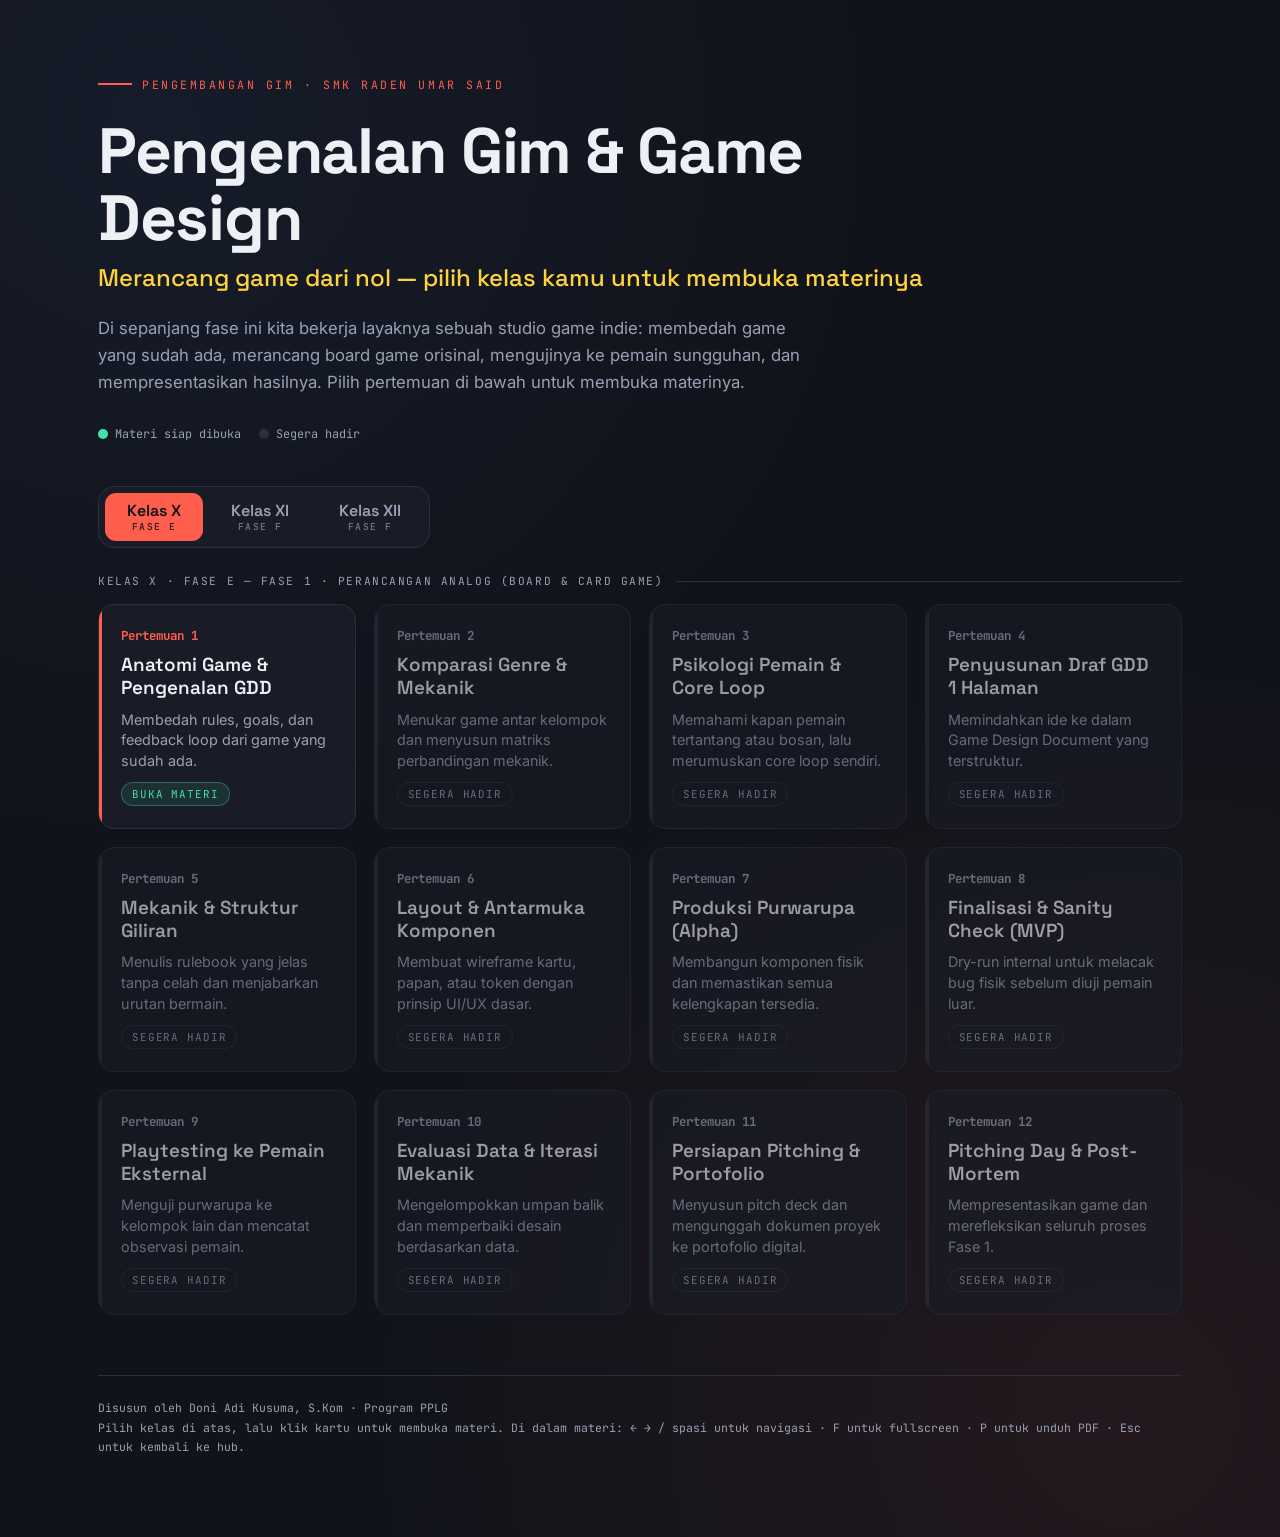
<file: index.html>
<!DOCTYPE html>
<html lang="id">
<head>
<meta charset="UTF-8">
<meta name="viewport" content="width=device-width, initial-scale=1.0">
<title>Pengembangan Gim · Fase E — Hub Materi</title>
<link rel="preconnect" href="https://fonts.googleapis.com">
<link rel="preconnect" href="https://fonts.gstatic.com" crossorigin>
<link href="https://fonts.googleapis.com/css2?family=Space+Grotesk:wght@400;500;600;700&family=Inter:wght@400;500;600&family=JetBrains+Mono:wght@500;700&display=swap" rel="stylesheet">
<link rel="stylesheet" href="css/style.css">
</head>
<body>
  <div class="home-wrap home">
    <div class="topbar">Pengembangan Gim · SMK Raden Umar Said</div>
    <h1>Pengenalan Gim &amp; Game Design</h1>
    <div class="sub">Merancang game dari nol — pilih kelas kamu untuk membuka materinya</div>
    <p class="intro">Di sepanjang fase ini kita bekerja layaknya sebuah studio game indie: membedah game yang sudah ada, merancang board game orisinal, mengujinya ke pemain sungguhan, dan mempresentasikan hasilnya. Pilih pertemuan di bawah untuk membuka materinya.</p>
    <div class="legend">
      <span><span class="ld ready"></span> Materi siap dibuka</span>
      <span><span class="ld soon"></span> Segera hadir</span>
    </div>

    <div class="grade-tabs" id="gradeTabs" role="tablist" aria-label="Pilih kelas"></div>
    <div class="phase-tag" id="phaseTag"></div>
    <div class="grid" id="grid"></div>

    <div class="home-foot">
      Disusun oleh Doni Adi Kusuma, S.Kom · Program PPLG<br>
      Pilih kelas di atas, lalu klik kartu untuk membuka materi. Di dalam materi: &larr; &rarr; / spasi untuk navigasi · F untuk fullscreen · P untuk unduh PDF · Esc untuk kembali ke hub.
    </div>
  </div>

  <script src="js/meetings.js"></script>
  <script src="js/hub.js"></script>
</body>
</html>
</file>
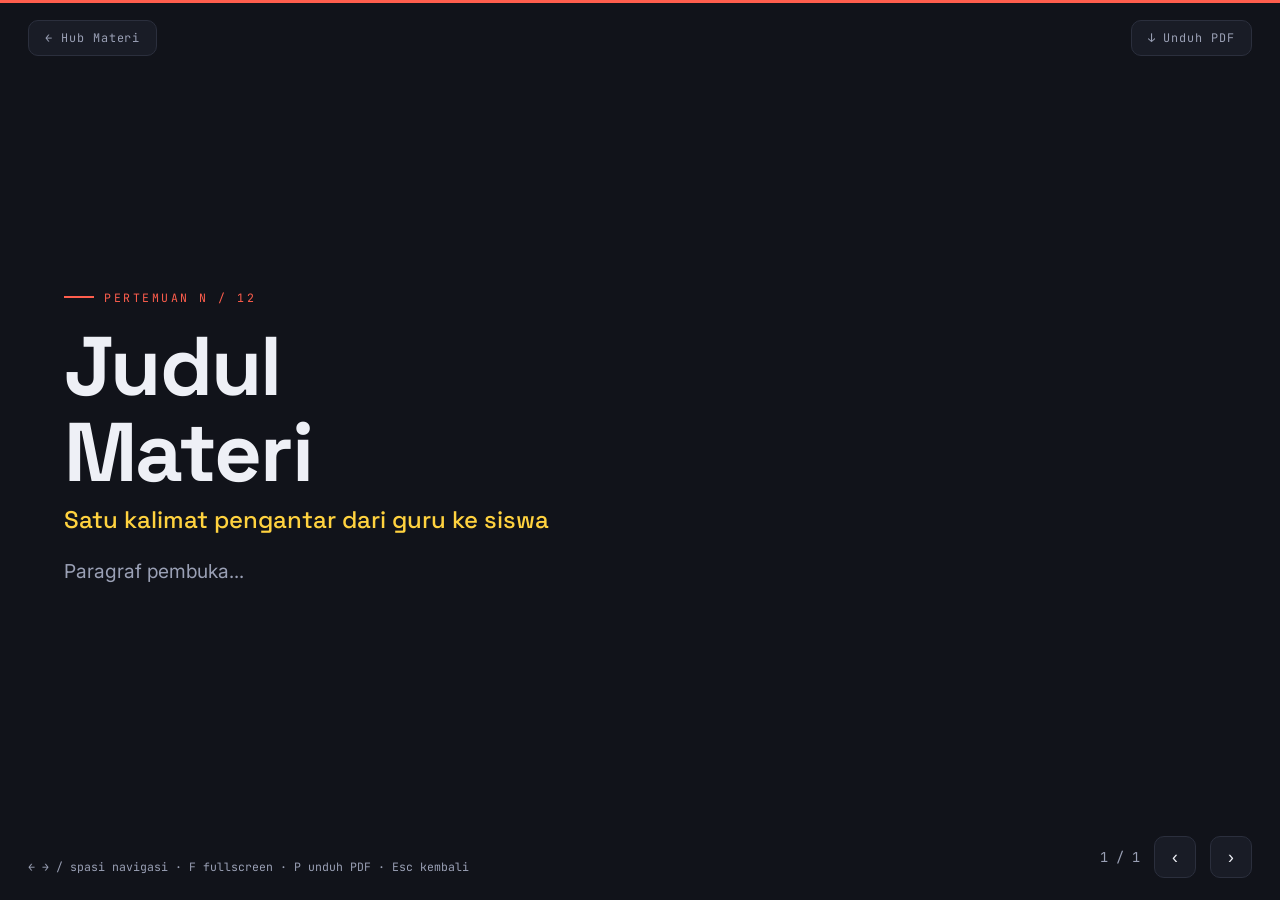
<file: materi/_template-pertemuan.html>
<!DOCTYPE html>
<html lang="id">
<head>
  <meta charset="UTF-8">
  <meta name="viewport" content="width=device-width, initial-scale=1.0">
  <title>Pertemuan N — Judul Materi</title>
  <link rel="preconnect" href="https://fonts.googleapis.com">
  <link rel="preconnect" href="https://fonts.gstatic.com" crossorigin>
  <link href="https://fonts.googleapis.com/css2?family=Space+Grotesk:wght@400;500;600;700&family=Inter:wght@400;500;600&family=JetBrains+Mono:wght@500;700&display=swap" rel="stylesheet">
  <link rel="stylesheet" href="../css/style.css">
</head>
<body>
  <div class="deck-prog" id="deckProg"></div>
  <a class="home-btn" href="../index.html">&larr; Hub Materi</a>
  <button class="pdf-btn" id="deckPdf" type="button" title="Unduh materi sebagai PDF">&#8595; Unduh PDF</button>

  <div class="deck" id="deck" data-hub="../index.html">

    <!-- 1 · Cover -->
    <section class="slide cover">
      <div class="eyebrow">Pertemuan N / 12</div>
      <h1>Judul<br>Materi</h1>
      <div class="csub">Satu kalimat pengantar dari guru ke siswa</div>
      <p class="lead" style="margin-top:22px">Paragraf pembuka...</p>
    </section>

    <!-- Tambahkan <section class="slide"> ... </section> sebanyak yang dibutuhkan.
         Lihat pertemuan-1.html untuk contoh nyata setiap komponen.

         Komponen (bungkus isi utama dengan <div class="body-wrap"> agar tengah):
           .grid2 / .grid3 + .card   → kartu konsep
           .loop + .node             → diagram siklus / alur (.node.rule/.act/.fb)
           .steps + .step            → langkah aktivitas bernomor
           .refgames + .ref          → kartu referensi (4 kolom)
           .check                    → checklist penutup

         Utilitas teks:
           .term (kuning) · .en (biru miring) · .pill (badge hijau)
           .t-ink / .t-accent / .t-accent2 / .t-accent3 / .t-blue → sorot warna teks
           .eg → contoh/catatan kecil (abu-abu, biasanya pada <i>)

         Utilitas heading & kartu:
           .h2-quote → heading kutipan besar (max 18ch)
           .h2-lg    → heading penutup ekstra besar
           .b-blue / .b-accent / .b-accent2 → warna garis tepi kartu
         (h2 biasa sudah berukuran default, tak perlu style inline.) -->

  </div>

  <div class="deck-hint">&larr; &rarr; / spasi navigasi · F fullscreen · P unduh PDF · Esc kembali</div>
  <div class="deck-nav">
    <span class="deck-counter" id="deckCounter">1 / 1</span>
    <button id="deckPrev" aria-label="Slide sebelumnya">&lsaquo;</button>
    <button id="deckNext" aria-label="Slide berikutnya">&rsaquo;</button>
  </div>

  <script src="../js/deck.js"></script>
</body>
</html>
</file>
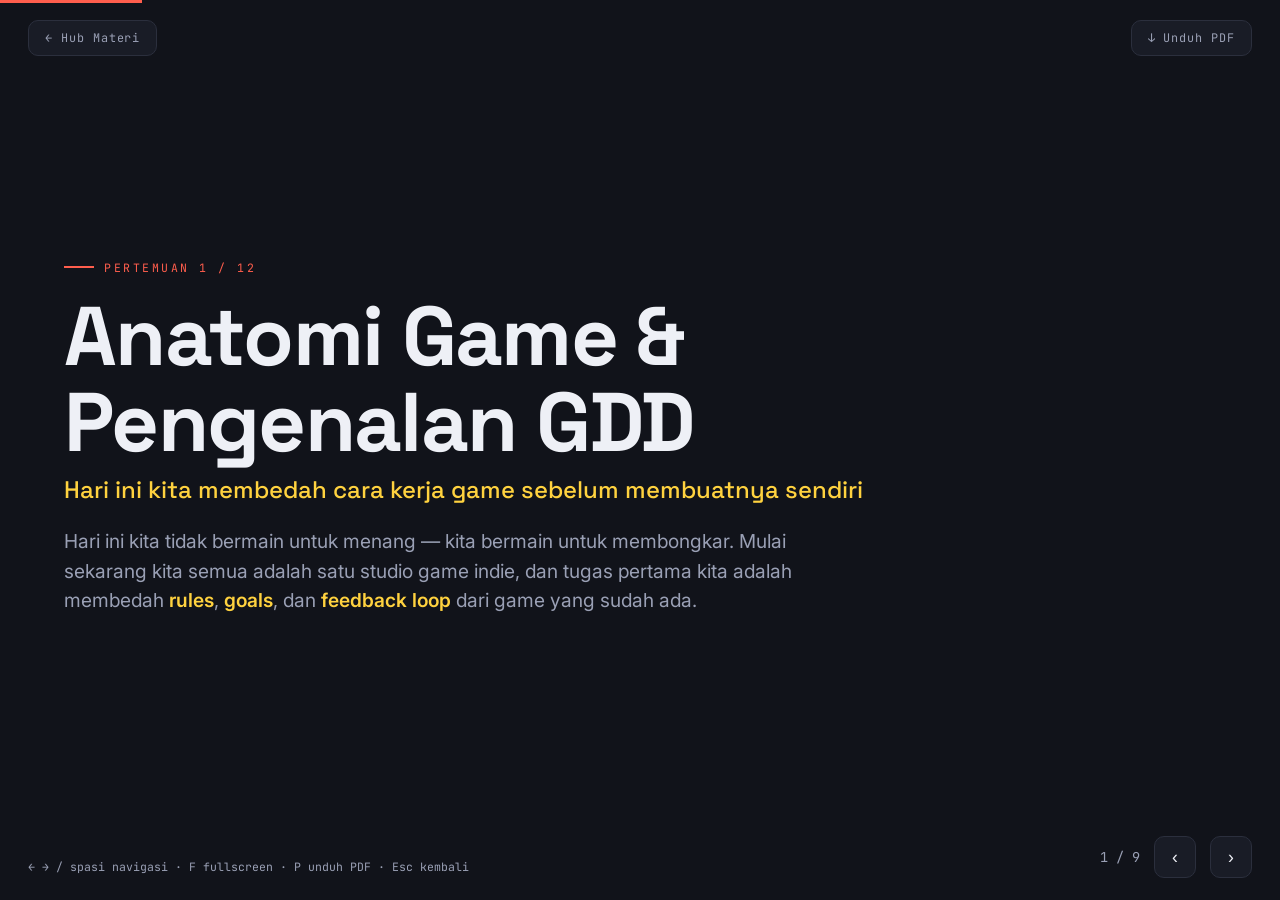
<file: materi/pertemuan-1.html>
<!DOCTYPE html>
<html lang="id">
<head>
  <meta charset="UTF-8">
  <meta name="viewport" content="width=device-width, initial-scale=1.0">
  <title>Pertemuan 1 — Anatomi Game & Pengenalan GDD</title>
  <link rel="preconnect" href="https://fonts.googleapis.com">
  <link rel="preconnect" href="https://fonts.gstatic.com" crossorigin>
  <link href="https://fonts.googleapis.com/css2?family=Space+Grotesk:wght@400;500;600;700&family=Inter:wght@400;500;600&family=JetBrains+Mono:wght@500;700&display=swap" rel="stylesheet">
  <link rel="stylesheet" href="../css/style.css">
</head>
<body>
  <div class="deck-prog" id="deckProg"></div>
  <a class="home-btn" href="../index.html">&larr; Hub Materi</a>
  <button class="pdf-btn" id="deckPdf" type="button" title="Unduh materi sebagai PDF">&#8595; Unduh PDF</button>

  <div class="deck" id="deck" data-hub="../index.html">

    <!-- 1 · Cover -->
    <section class="slide cover">
      <div class="eyebrow">Pertemuan 1 / 12</div>
      <h1>Anatomi Game &amp;<br>Pengenalan GDD</h1>
      <div class="csub">Hari ini kita membedah cara kerja game sebelum membuatnya sendiri</div>
      <p class="lead" style="margin-top:22px">
        Hari ini kita tidak bermain untuk menang — kita bermain untuk membongkar.
        Mulai sekarang kita semua adalah satu studio game indie, dan tugas pertama kita
        adalah membedah <span class="term">rules</span>, <span class="term">goals</span>,
        dan <span class="term">feedback loop</span> dari game yang sudah ada.
      </p>
    </section>

    <!-- 2 · Tujuan pembelajaran -->
    <section class="slide">
      <div class="eyebrow">Yang Kita Tuju Hari Ini</div>
      <h2>Di akhir sesi, kalian akan bisa…</h2>
      <div class="body-wrap">
        <div class="grid3">
          <div class="card">
            <div class="num">01</div>
            <h3>Membedah</h3>
            <p>Kalian bisa menunjukkan mana <b class="t-ink">rules, goals,</b> dan
               <b class="t-ink">feedback loop</b> di sebuah game yang kita mainkan.</p>
          </div>
          <div class="card">
            <div class="num">02</div>
            <h3>Mengobservasi</h3>
            <p>Kalian main bukan untuk menang, tapi untuk mengamati
               <span class="en">cara kerja</span> mekaniknya — seperti seorang desainer.</p>
          </div>
          <div class="card">
            <div class="num">03</div>
            <h3>Mengomunikasikan</h3>
            <p>Kalian menulis laporan singkat hasil bedah anatomi, lalu menceritakannya
               ke kelompok lain.</p>
          </div>
        </div>
      </div>
    </section>

    <!-- 3 · Cara kita bekerja -->
    <section class="slide">
      <div class="eyebrow">Cara Kita Bekerja</div>
      <div class="body-wrap">
        <h2 class="h2-quote">"Kita pahami dulu anatomi game, sebelum menyentuh satu baris kode."</h2>
        <p class="lead" style="margin-top:24px">
          Sebelum kita belajar Unity nanti di Fase 2, fundamental kita soal
          <span class="term">mekanik</span> dan <span class="term">player experience</span>
          harus matang dulu. Karena itu kita mulai dari yang paling sederhana —
          board game &amp; card game.
        </p>
        <div class="grid2" style="margin-top:30px">
          <div class="card">
            <h3 class="t-accent">Peran kalian</h3>
            <p>Kalian sebuah studio game indie kecil (2–3 orang). Nanti kalian bergantian
               jadi developer dan jadi playtester untuk kelompok lain.</p>
          </div>
          <div class="card">
            <h3 class="t-blue">Peran saya</h3>
            <p>Saya tidak akan mendikte langkah demi langkah. Anggap saya
               <span class="en">executive producer</span> studio yang berkeliling mengaudit,
               dan sering bertanya: "bagaimana ini memengaruhi <span class="term">game feel</span>?"</p>
          </div>
        </div>
      </div>
    </section>

    <!-- 4 · Tiga komponen -->
    <section class="slide">
      <div class="eyebrow">Yang Akan Kita Bedah</div>
      <h2>Tiga komponen yang kita cari di setiap game</h2>
      <div class="body-wrap">
        <div class="grid3" style="margin-top:10px">
          <div class="card b-blue">
            <h3 class="t-blue">Rules / Aturan</h3>
            <p>Batasan yang menentukan apa yang <b class="t-ink">boleh</b> dan
               <b class="t-ink">tidak boleh</b> kalian lakukan.
               <br><i class="eg">Contoh: di Uno, kartu +4 cuma boleh dipakai saat tak ada warna lain.</i></p>
          </div>
          <div class="card b-accent">
            <h3 class="t-accent">Goals / Tujuan</h3>
            <p>Kondisi menang atau kalah. Kemana sebenarnya arah permainan ini?
               <br><i class="eg">Contoh: habiskan semua kartu di tangan kalian lebih dulu.</i></p>
          </div>
          <div class="card b-accent2">
            <h3 class="t-accent2">Feedback Loop</h3>
            <p>Bagaimana aksi kalian memicu reaksi yang memengaruhi keputusan berikutnya.
               <br><i class="eg">Contoh: lawan kena +2, ia tertinggal, kalian unggul.</i></p>
          </div>
        </div>
        <p class="lead" style="margin-top:26px">
          ⚠️ Hati-hati jangan tertukar: <b class="t-accent3">tujuan permainan</b> ≠
          <b class="t-accent3">aturan permainan</b>. Tujuan itu "kemana kita pergi",
          aturan itu "bagaimana caranya".
        </p>
      </div>
    </section>

    <!-- 5 · Core loop -->
    <section class="slide">
      <div class="eyebrow">Konsep Kunci · Core Loop</div>
      <h2>Core Loop: siklus aksi yang kita ulang terus</h2>
      <p class="lead" style="margin-top:14px">
        Ini aktivitas dasar yang pemain lakukan berulang-ulang. Kalau loop-nya solid,
        game-nya terasa seru.
      </p>
      <div class="body-wrap">
        <div class="loop">
          <div class="node rule">
            <div class="lbl">Ambil Giliran</div>
            <div class="desc">kalian melakukan aksi</div>
          </div>
          <span class="arrow">&rarr;</span>
          <div class="node act">
            <div class="lbl">Buat Keputusan</div>
            <div class="desc">pilih kartu / langkah</div>
          </div>
          <span class="arrow">&rarr;</span>
          <div class="node fb">
            <div class="lbl">Lihat Hasil</div>
            <div class="desc">feedback dari game</div>
          </div>
          <span class="arrow">&rarr;</span>
          <div class="node">
            <div class="lbl">Cek Tujuan</div>
            <div class="desc">sudah menang?</div>
          </div>
        </div>
        <p class="lead" style="margin-top:30px;text-align:center;width:100%">
          &#8635; Kita ulang loop ini sampai <span class="term">goal</span> tercapai.
          Tugas kalian nanti: temukan loop ini di game yang kalian mainkan.
        </p>
      </div>
    </section>

    <!-- 6 · Game referensi -->
    <section class="slide">
      <div class="eyebrow">Bahan Bedah Kita</div>
      <h2>Game yang akan kita mainkan</h2>
      <div class="body-wrap">
        <div class="refgames">
          <div class="ref">
            <div class="ico">&#127183;</div>
            <div class="nm">Uno</div>
            <div class="mc">Shedding · feedback loop kompetitif lewat kartu aksi</div>
          </div>
          <div class="ref">
            <div class="ico">&#9823;</div>
            <div class="nm">Chess</div>
            <div class="mc">Abstract strategy · tanpa keberuntungan, info penuh</div>
          </div>
          <div class="ref">
            <div class="ico">&#127806;</div>
            <div class="nm">Catan</div>
            <div class="mc">Resource mgmt · trading &amp; dadu probabilitas</div>
          </div>
          <div class="ref">
            <div class="ico">&#127968;</div>
            <div class="nm">Monopoly</div>
            <div class="mc">Roll-and-move · akumulasi aset &amp; sewa</div>
          </div>
        </div>
        <p class="lead" style="margin-top:28px">
          Sambil bermain, terus tanyakan ke diri kalian: <b class="t-ink">Apa tujuannya?
          Aturan mana yang paling penting? Kapan kita merasa seru — kapan mulai bosan?</b>
        </p>
      </div>
    </section>

    <!-- 7 · Rencana hari ini -->
    <section class="slide">
      <div class="eyebrow">Rencana Kita</div>
      <h2>Yang akan kita lakukan hari ini</h2>
      <div class="body-wrap">
        <div class="steps">
          <div class="step">
            <div class="dot">1</div>
            <div class="txt"><b>Saya tunjukkan dulu</b> — saya bedah satu game referensi di depan,
              supaya kalian lihat caranya membongkar rules, goals &amp; feedback loop</div>
          </div>
          <div class="step">
            <div class="dot">2</div>
            <div class="txt"><b>Sekarang giliran kalian main</b> — berkelompok, mainkan game-nya,
              tapi fokus mengamati cara kerjanya, bukan mengejar menang</div>
          </div>
          <div class="step">
            <div class="dot">3</div>
            <div class="txt"><b>Kita tulis temuannya</b> — diskusikan bareng kelompok dan catat
              hasil bedah anatomi game yang kalian mainkan</div>
          </div>
          <div class="step">
            <div class="dot">4</div>
            <div class="txt"><b>Kita bagikan ke kelas</b> — ceritakan temuan kalian secara santai;
              di sini saya bantu luruskan kalau ada yang keliru</div>
          </div>
        </div>
      </div>
    </section>

    <!-- 8 · Lembar kerja -->
    <section class="slide">
      <div class="eyebrow">Lembar Kerja Kelompok</div>
      <h2>Laporan Bedah Anatomi Game</h2>
      <p class="lead" style="margin-top:14px">Isi bersama kelompok kalian, sambil dan sesudah bermain.</p>
      <div class="body-wrap">
        <div class="grid2" style="margin-top:6px">
          <div class="card">
            <div class="num">A · IDENTITAS</div>
            <h3>Nama game &amp; genre</h3>
            <p>Game apa yang kalian mainkan? Masuk genre apa? Berapa jumlah pemain &amp;
               berapa lama satu ronde?</p>
          </div>
          <div class="card">
            <div class="num">B · GOALS</div>
            <h3>Tujuan permainan</h3>
            <p>Bagaimana cara menang? Apa kondisi kalahnya? Tulis dalam 1–2 kalimat saja.</p>
          </div>
          <div class="card">
            <div class="num">C · RULES</div>
            <h3>3 aturan terpenting</h3>
            <p>Menurut kalian, aturan mana yang paling memengaruhi jalannya permainan?</p>
          </div>
          <div class="card">
            <div class="num">D · FEEDBACK LOOP</div>
            <h3>Momen seru vs bosan</h3>
            <p>Kapan kalian paling menikmati permainan? Kapan terasa membosankan atau
               bikin frustrasi? Kenapa?</p>
          </div>
        </div>
      </div>
    </section>

    <!-- 9 · Penutup -->
    <section class="slide cover">
      <div class="eyebrow">Sebelum Kita Tutup</div>
      <h2 class="h2-lg">Cek dulu sebelum keluar kelas</h2>
      <ul class="check">
        <li><span class="box"></span> Kelompok kalian sudah memainkan minimal 1 game referensi</li>
        <li><span class="box"></span> Laporan bedah anatomi (A&ndash;D) sudah terisi lengkap</li>
        <li><span class="box"></span> Kalian sudah bisa membedakan <span class="term">tujuan</span> dan <span class="term">aturan</span></li>
        <li><span class="box"></span> Temuan kalian sudah dibagikan ke kelas</li>
      </ul>
      <p class="lead" style="margin-top:30px">
        <span class="pill">PERTEMUAN BERIKUTNYA</span><br><br>
        Minggu depan kita lanjut ke <b class="t-ink">Komparasi Genre &amp; Mekanik</b> —
        kita tukar game antar kelompok, lalu menyusun matriks perbandingan
        <span class="en">apple-to-apple</span> bersama-sama.
      </p>
    </section>

  </div>

  <div class="deck-hint">&larr; &rarr; / spasi navigasi · F fullscreen · P unduh PDF · Esc kembali</div>
  <div class="deck-nav">
    <span class="deck-counter" id="deckCounter">1 / 9</span>
    <button id="deckPrev" aria-label="Slide sebelumnya">&lsaquo;</button>
    <button id="deckNext" aria-label="Slide berikutnya">&rsaquo;</button>
  </div>

  <script src="../js/deck.js"></script>
</body>
</html>
</file>
<file: css/style.css>
/* ============================================================
   Pengembangan Gim · Fase E — Shared Stylesheet
   Dipakai oleh hub (index.html) dan semua halaman materi.

   Daftar isi:
     1. Design tokens (:root)
     2. Reset & base
     3. Animasi
     4. Hub (halaman index)
     5. Deck — kerangka & tipografi slide
     6. Deck — komponen konten
     7. Deck — chrome (navigasi, tombol, progress)
     8. Responsif
     9. Cetak / Unduh PDF
   ============================================================ */


/* ============================================================
   1. DESIGN TOKENS
   ============================================================ */
:root {
  /* warna */
  --bg:      #11131a;
  --panel:   #191c26;
  --panel2:  #1f2330;
  --ink:     #eef0f6;
  --muted:   #9aa0b5;
  --line:    #2b2f3d;
  --accent:  #ff5e4d;
  --accent2: #46e0a8;
  --accent3: #ffd23f;
  --blue:    #5b8cff;

  /* font */
  --disp: 'Space Grotesk', sans-serif;
  --body: 'Inter', sans-serif;
  --mono: 'JetBrains Mono', monospace;
}


/* ============================================================
   2. RESET & BASE
   ============================================================ */
* {
  box-sizing: border-box;
  margin: 0;
  padding: 0;
}

html {
  scroll-behavior: smooth;
}

body {
  min-height: 100vh;
  background: var(--bg);
  color: var(--ink);
  font-family: var(--body);
  background-image:
    radial-gradient(circle at 12% 8%,  rgba(91,140,255,.07), transparent 40%),
    radial-gradient(circle at 88% 92%, rgba(255,94,77,.08), transparent 42%);
}


/* ============================================================
   3. ANIMASI
   ============================================================ */
@keyframes fade {
  from { opacity: 0; transform: translateY(12px); }
  to   { opacity: 1; transform: none; }
}

@media (prefers-reduced-motion: reduce) {
  * {
    animation: none !important;
    transition: none !important;
    scroll-behavior: auto;
  }
}


/* ============================================================
   4. HUB (halaman index)
   ============================================================ */
.home-wrap {
  max-width: 1180px;
  margin: 0 auto;
  padding: clamp(40px,6vw,90px) clamp(22px,5vw,48px) 80px;
  animation: fade .4s ease;
}

/* --- hero --- */
.topbar {
  display: flex;
  align-items: center;
  gap: 10px;
  margin-bottom: 26px;
  font-family: var(--mono);
  font-size: .72rem;
  letter-spacing: .22em;
  text-transform: uppercase;
  color: var(--accent);
}
.topbar::before {
  content: "";
  width: 34px;
  height: 2px;
  background: var(--accent);
}

.home h1 {
  max-width: 18ch;
  font-family: var(--disp);
  font-weight: 700;
  font-size: clamp(2.3rem,5.5vw,4rem);
  line-height: 1.05;
  letter-spacing: -.02em;
}
.home .sub {
  margin-top: 10px;
  font-family: var(--disp);
  font-weight: 500;
  font-size: clamp(1.05rem,2vw,1.5rem);
  color: var(--accent3);
}
.home .intro {
  max-width: 64ch;
  margin-top: 22px;
  font-size: 1.05rem;
  line-height: 1.6;
  color: var(--muted);
}

/* --- legenda status --- */
.legend {
  display: flex;
  flex-wrap: wrap;
  gap: 18px;
  margin-top: 30px;
  font-family: var(--mono);
  font-size: .74rem;
  color: var(--muted);
}
.legend span {
  display: flex;
  align-items: center;
  gap: 7px;
}
.ld {
  width: 10px;
  height: 10px;
  border-radius: 50%;
}
.ld.ready { background: var(--accent2); }
.ld.soon  { background: var(--line); }

/* --- label fase di atas grid --- */
.phase-tag {
  display: flex;
  align-items: center;
  gap: 12px;
  margin: 22px 0 16px;
  font-family: var(--mono);
  font-size: .7rem;
  letter-spacing: .14em;
  text-transform: uppercase;
  color: var(--muted);
}
.phase-tag::after {
  content: "";
  flex: 1;
  height: 1px;
  background: var(--line);
}

/* --- tab kelas (X / XI / XII) --- */
.grade-tabs {
  display: inline-flex;
  flex-wrap: wrap;
  gap: 6px;
  margin: 44px 0 4px;
  padding: 6px;
  background: var(--panel);
  border: 1px solid var(--line);
  border-radius: 16px;
}
.grade-tab {
  display: flex;
  flex-direction: column;
  align-items: center;
  gap: 1px;
  padding: 9px 22px;
  background: transparent;
  border: 0;
  border-radius: 11px;
  cursor: pointer;
  font-family: var(--disp);
  font-weight: 600;
  font-size: 1rem;
  line-height: 1.15;
  color: var(--muted);
  transition: .18s;
}
.grade-tab .gt-sub {
  font-family: var(--mono);
  font-size: .6rem;
  letter-spacing: .14em;
  text-transform: uppercase;
  opacity: .65;
}
.grade-tab:hover { color: var(--ink); }
.grade-tab.active {
  background: var(--accent);
  color: #11131a;
}
.grade-tab.active .gt-sub { opacity: .85; }
.grade-tab:focus-visible {
  outline: 2px solid var(--accent);
  outline-offset: 2px;
}

/* --- grid kartu pertemuan --- */
.grid {
  display: grid;
  grid-template-columns: repeat(auto-fill, minmax(250px,1fr));
  gap: 18px;
}
.grid.swap { animation: fade .35s ease; }

.meet {
  position: relative;
  display: flex;
  flex-direction: column;
  gap: 10px;
  min-height: 172px;
  padding: 22px;
  background: var(--panel);
  border: 1px solid var(--line);
  border-radius: 16px;
  overflow: hidden;
  text-align: left;
  text-decoration: none;
  cursor: pointer;
  font: inherit;
  color: inherit;
  transition: .18s;
}
.meet::before {
  content: "";
  position: absolute;
  left: 0;
  top: 0;
  bottom: 0;
  width: 3px;
  background: var(--line);
  transition: .18s;
}
.meet.ready::before { background: var(--accent); }
.meet:hover {
  transform: translateY(-3px);
  border-color: var(--accent);
}
.meet.soon {
  opacity: .62;
  cursor: default;
}
.meet.soon:hover {
  transform: none;
  border-color: var(--line);
}
.meet .pn {
  font-family: var(--mono);
  font-size: .78rem;
  font-weight: 700;
  color: var(--accent);
}
.meet.soon .pn { color: var(--muted); }
.meet h3 {
  font-family: var(--disp);
  font-weight: 600;
  font-size: 1.18rem;
  line-height: 1.2;
}
.meet p {
  flex: 1;
  font-size: .9rem;
  line-height: 1.45;
  color: var(--muted);
}
.meet .status {
  align-self: flex-start;
  padding: 4px 10px;
  border: 1px solid var(--line);
  border-radius: 999px;
  font-family: var(--mono);
  font-size: .68rem;
  letter-spacing: .08em;
  text-transform: uppercase;
}
.meet.ready .status {
  color: var(--accent2);
  border-color: rgba(70,224,168,.35);
  background: rgba(70,224,168,.1);
}
.meet.soon .status { color: var(--muted); }

/* --- empty state (kelas belum ada materi) --- */
.empty-state {
  grid-column: 1 / -1;
  padding: 58px 26px;
  background: var(--panel);
  border: 1px dashed var(--line);
  border-radius: 18px;
  text-align: center;
}
.empty-state .es-ico {
  font-size: 2.4rem;
  line-height: 1;
}
.empty-state h3 {
  margin-top: 14px;
  font-family: var(--disp);
  font-weight: 600;
  font-size: 1.4rem;
}
.empty-state p {
  max-width: 48ch;
  margin: 10px auto 0;
  font-size: .96rem;
  line-height: 1.6;
  color: var(--muted);
}

/* --- footer --- */
.home-foot {
  margin-top: 60px;
  padding-top: 22px;
  border-top: 1px solid var(--line);
  font-family: var(--mono);
  font-size: .72rem;
  line-height: 1.7;
  color: var(--muted);
}


/* ============================================================
   5. DECK — kerangka & tipografi slide
   ============================================================ */
.deck {
  position: fixed;
  inset: 0;
  width: 100vw;
  height: 100vh;
  background: var(--bg);
}

.slide {
  position: absolute;
  inset: 0;
  display: none;
  flex-direction: column;
  padding: clamp(28px,5vw,72px) clamp(28px,5vw,72px) 88px;
  overflow-x: hidden;
  overflow-y: auto;
  animation: fade .45s ease;
}
.slide.shown { display: flex; }
.slide.cover { justify-content: safe center; }

.eyebrow {
  display: flex;
  align-items: center;
  gap: 10px;
  margin-bottom: 18px;
  font-family: var(--mono);
  font-size: .72rem;
  letter-spacing: .22em;
  text-transform: uppercase;
  color: var(--accent);
}
.eyebrow::before {
  content: "";
  width: 30px;
  height: 2px;
  background: var(--accent);
}

h2 {
  font-family: var(--disp);
  font-weight: 600;
  font-size: clamp(1.6rem,3.5vw,2.6rem);
  line-height: 1.1;
  letter-spacing: -.01em;
}
.slide h1 {
  font-family: var(--disp);
  font-weight: 700;
  font-size: clamp(2.4rem,6.5vw,5.2rem);
  line-height: 1.04;
  letter-spacing: -.02em;
}
.lead {
  max-width: 62ch;
  font-size: clamp(1rem,1.5vw,1.25rem);
  line-height: 1.55;
  color: var(--muted);
}
.slide .csub {
  margin-top: 8px;
  font-family: var(--disp);
  font-weight: 500;
  font-size: clamp(1.05rem,2vw,1.5rem);
  color: var(--accent3);
}

/* wadah konten utama yang menengahkan isi slide secara vertikal */
.body-wrap {
  flex: 1;
  display: flex;
  flex-direction: column;
  justify-content: safe center;
  min-height: 0;
}


/* ============================================================
   6. DECK — komponen konten
   ============================================================ */

/* --- kartu konsep (grid 2 / 3 kolom) --- */
.grid2 {
  display: grid;
  grid-template-columns: 1fr 1fr;
  gap: 22px;
  margin-top: 26px;
}
.grid3 {
  display: grid;
  grid-template-columns: repeat(3,1fr);
  gap: 18px;
  margin-top: 26px;
}
.card {
  position: relative;
  padding: 22px 24px;
  background: var(--panel);
  border: 1px solid var(--line);
  border-radius: 16px;
}
.card .num {
  font-family: var(--mono);
  font-size: .8rem;
  font-weight: 700;
  color: var(--accent);
}
.card h3 {
  margin: 8px 0;
  font-family: var(--disp);
  font-weight: 600;
  font-size: 1.15rem;
}
.card p {
  font-size: .95rem;
  line-height: 1.5;
  color: var(--muted);
}

/* --- penanda teks inline --- */
.term {
  font-weight: 600;
  color: var(--accent3);
}
.en {
  font-style: italic;
  color: var(--blue);
}

/* --- diagram siklus (core loop) --- */
.loop {
  display: flex;
  flex-wrap: wrap;
  align-items: center;
  justify-content: center;
  gap: 14px;
  margin-top: 30px;
}
.node {
  min-width: 150px;
  padding: 18px 22px;
  background: var(--panel);
  border: 1.5px solid var(--line);
  border-radius: 14px;
  text-align: center;
}
.node .lbl {
  font-family: var(--disp);
  font-weight: 600;
  font-size: 1.05rem;
}
.node .desc {
  margin-top: 4px;
  font-size: .8rem;
  color: var(--muted);
}
.node.act  { border-color: var(--accent); }
.node.rule { border-color: var(--blue); }
.node.fb   { border-color: var(--accent2); }
.arrow {
  font-family: var(--mono);
  font-size: 1.5rem;
  color: var(--accent);
}

/* --- langkah aktivitas bernomor --- */
.steps {
  display: flex;
  flex-direction: column;
  gap: 14px;
  margin-top: 24px;
}
.step {
  display: flex;
  align-items: flex-start;
  gap: 18px;
}
.step .dot {
  flex: none;
  display: grid;
  place-items: center;
  width: 40px;
  height: 40px;
  background: var(--panel);
  border: 1.5px solid var(--accent);
  border-radius: 50%;
  font-family: var(--mono);
  font-weight: 700;
  color: var(--accent);
}
.step .txt {
  padding-top: 7px;
  font-size: 1.02rem;
  line-height: 1.5;
}
.step .txt b { color: var(--accent3); }

/* --- kartu game referensi (4 kolom) --- */
.refgames {
  display: grid;
  grid-template-columns: repeat(4,1fr);
  gap: 14px;
  margin-top: 26px;
}
.ref {
  padding: 18px;
  background: var(--panel);
  border: 1px solid var(--line);
  border-radius: 14px;
  text-align: center;
}
.ref .ico { font-size: 1.9rem; }
.ref .nm {
  margin-top: 6px;
  font-family: var(--disp);
  font-weight: 600;
}
.ref .mc {
  margin-top: 6px;
  font-size: .78rem;
  line-height: 1.4;
  color: var(--muted);
}

/* --- checklist penutup --- */
.check {
  display: flex;
  flex-direction: column;
  gap: 12px;
  margin-top: 24px;
}
.check li {
  display: flex;
  align-items: center;
  gap: 12px;
  list-style: none;
  font-size: 1.05rem;
}
.check .box {
  flex: none;
  width: 22px;
  height: 22px;
  border: 2px solid var(--accent2);
  border-radius: 6px;
}

/* --- badge / pill --- */
.pill {
  display: inline-block;
  padding: 5px 12px;
  background: rgba(70,224,168,.12);
  border: 1px solid rgba(70,224,168,.3);
  border-radius: 999px;
  font-family: var(--mono);
  font-size: .74rem;
  letter-spacing: .06em;
  color: var(--accent2);
}

/* --- utilitas slide (dipakai berulang antar-pertemuan) --- */
/* ukuran heading non-default */
.h2-quote {
  max-width: 18ch;
  font-size: clamp(1.8rem,4vw,3rem);
}
.h2-lg { font-size: clamp(1.8rem,4.5vw,3.2rem); }

/* sorot warna teks di dalam paragraf (mis. <b class="t-ink">) */
.t-ink     { color: var(--ink); }
.t-accent  { color: var(--accent); }
.t-accent2 { color: var(--accent2); }
.t-accent3 { color: var(--accent3); }
.t-blue    { color: var(--blue); }
.eg        { color: #6f7488; }   /* contoh / catatan kecil, biasanya pada <i> */

/* warna garis tepi kartu */
.b-blue    { border-color: var(--blue); }
.b-accent  { border-color: var(--accent); }
.b-accent2 { border-color: var(--accent2); }


/* ============================================================
   7. DECK — chrome (navigasi, tombol, progress)
   ============================================================ */
.deck-prog {
  position: fixed;
  top: 0;
  left: 0;
  height: 3px;
  z-index: 60;
  background: var(--accent);
  transition: width .35s;
}

.deck-nav {
  position: fixed;
  right: 28px;
  bottom: 22px;
  display: flex;
  align-items: center;
  gap: 14px;
  z-index: 50;
}
.deck-nav button {
  width: 42px;
  height: 42px;
  background: var(--panel);
  border: 1px solid var(--line);
  border-radius: 10px;
  cursor: pointer;
  font-size: 1.1rem;
  color: var(--ink);
  transition: .15s;
}
.deck-nav button:hover {
  border-color: var(--accent);
  color: var(--accent);
}
.deck-nav button:focus-visible {
  outline: 2px solid var(--accent);
  outline-offset: 2px;
}
.deck-counter {
  font-family: var(--mono);
  font-size: .85rem;
  color: var(--muted);
}

/* tombol kembali ke hub + tombol unduh PDF (berbagi gaya dasar) */
.home-btn,
.pdf-btn {
  position: fixed;
  top: 20px;
  z-index: 50;
  display: flex;
  align-items: center;
  gap: 8px;
  padding: 9px 16px;
  background: var(--panel);
  border: 1px solid var(--line);
  border-radius: 10px;
  cursor: pointer;
  font-family: var(--mono);
  font-size: .74rem;
  letter-spacing: .08em;
  color: var(--muted);
  text-decoration: none;
  transition: .15s;
}
.home-btn { left: 28px; }
.pdf-btn  { right: 28px; }

.home-btn:hover {
  border-color: var(--accent);
  color: var(--accent);
}
.pdf-btn:hover {
  border-color: var(--accent2);
  color: var(--accent2);
}
.pdf-btn:focus-visible {
  outline: 2px solid var(--accent2);
  outline-offset: 2px;
}

.deck-hint {
  position: fixed;
  left: 28px;
  bottom: 26px;
  z-index: 50;
  font-family: var(--mono);
  font-size: .72rem;
  color: var(--muted);
}


/* ============================================================
   8. RESPONSIF
   ============================================================ */
@media (max-width: 720px) {
  .grid2,
  .grid3,
  .refgames { grid-template-columns: 1fr; }

  .loop { flex-direction: column; }
  .arrow { transform: rotate(90deg); }

  .deck-hint { display: none; }

  .grade-tabs {
    display: flex;
    width: 100%;
  }
  .grade-tab { flex: 1; }

  .pdf-btn {
    top: auto;
    right: 20px;
    bottom: 74px;
  }
}


/* ============================================================
   9. CETAK / UNDUH PDF (halaman materi)
   Setiap .slide menjadi satu halaman penuh, tema gelap dipertahankan.
   ============================================================ */
@page {
  size: A4 landscape;
  margin: 0;
}

@media print {
  * {
    -webkit-print-color-adjust: exact;
    print-color-adjust: exact;
    color-adjust: exact;
  }

  body {
    min-height: 0;
    background: var(--bg) !important;
  }

  /* sembunyikan seluruh chrome layar */
  .deck-prog,
  .deck-nav,
  .deck-hint,
  .home-btn,
  .pdf-btn { display: none !important; }

  .deck {
    position: static !important;
    inset: auto !important;
    width: 100% !important;
    height: auto !important;
    background: transparent !important;
  }

  .slide {
    position: relative !important;
    inset: auto !important;
    display: flex !important;
    width: 100%;
    min-height: 100vh;
    padding: 46px 56px;
    overflow: hidden;
    page-break-after: always;
    break-after: page;
    animation: none !important;
  }
  .slide:last-child {
    page-break-after: auto;
    break-after: auto;
  }

  .card,
  .node,
  .ref { break-inside: avoid; }
}
</file>
